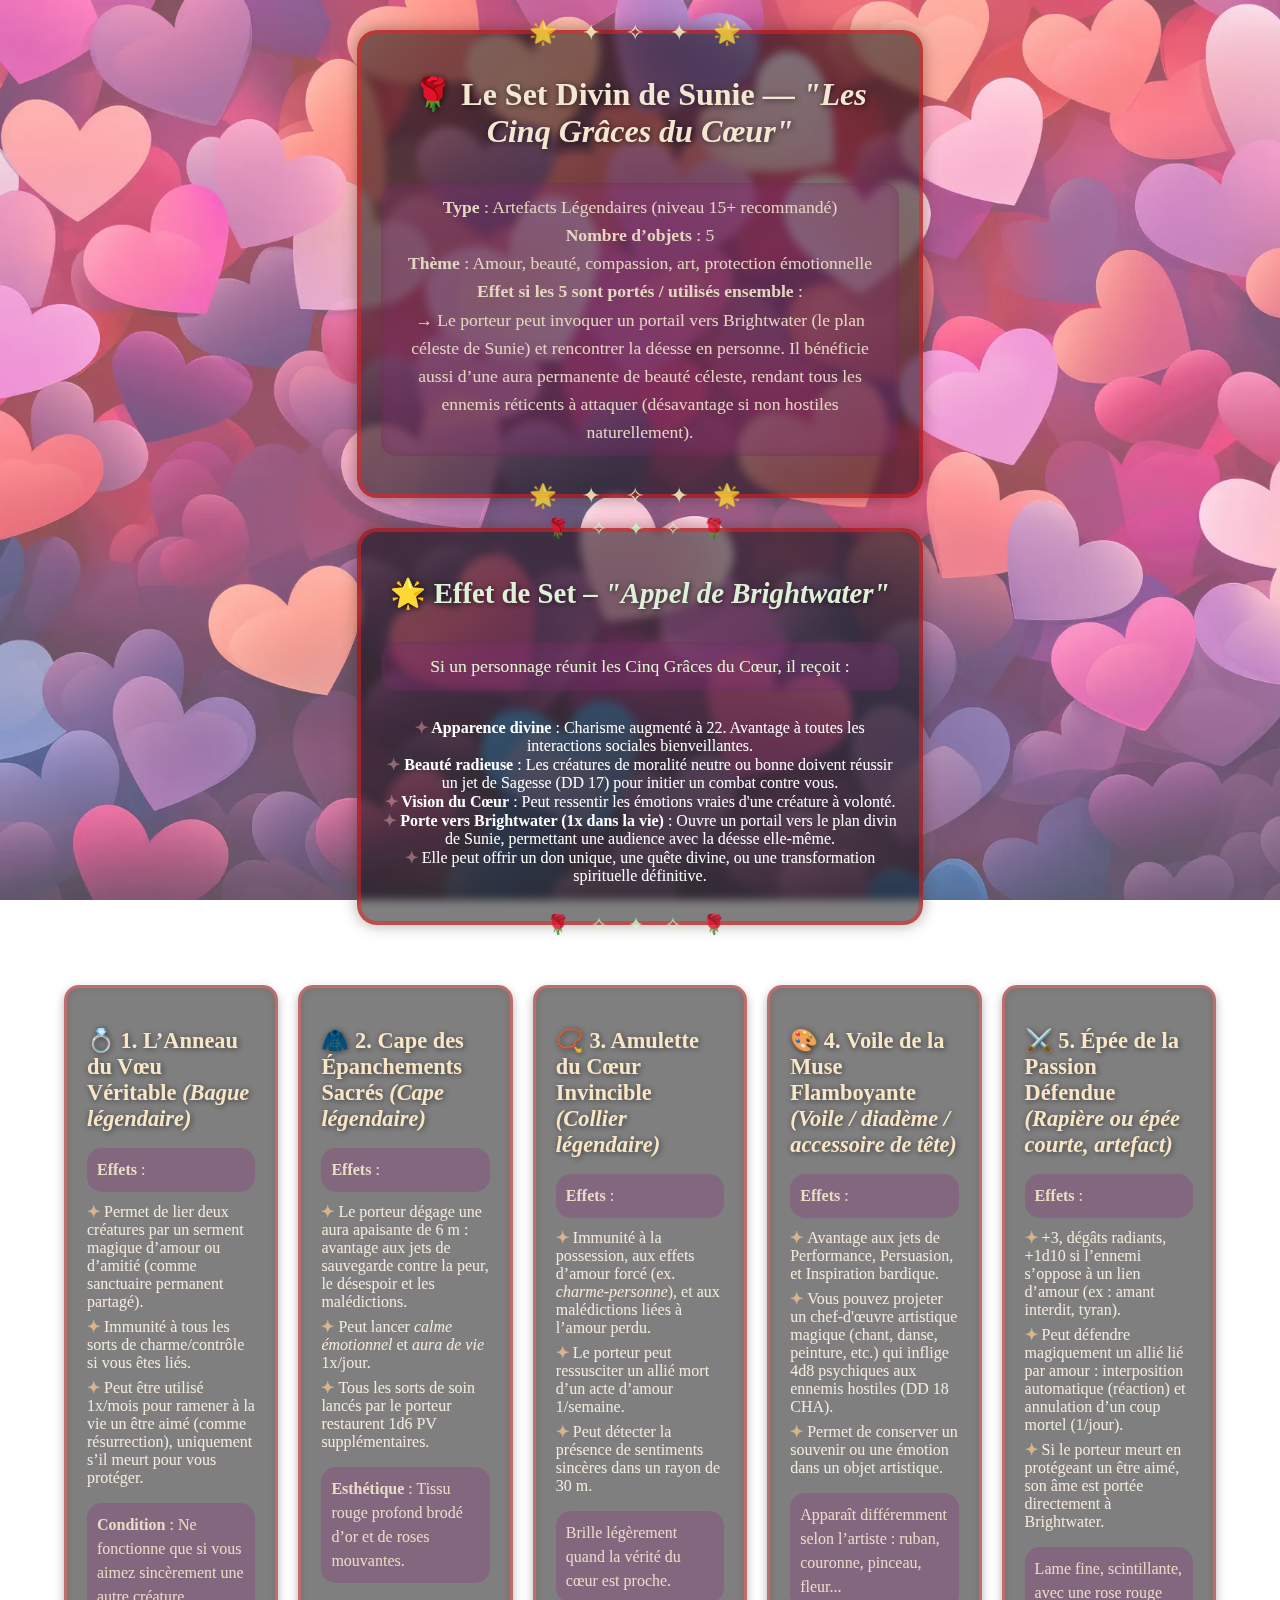
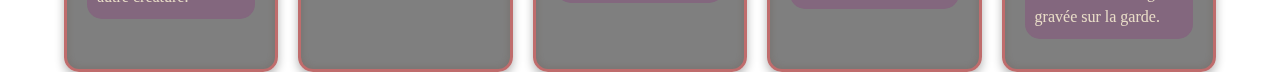
<file: Set Divin de Sunie.html>
<html>
<head>
    <meta charset="UTF-8">
    <link rel="stylesheet" href="./style/style.css">
    <style>
        :root{
            --color-div-border: rgba(246, 29, 29, 0.5);  /* rouge sombre */
            --color-divcontent-border: rgba(255, 89, 89, 0.5); /* saumon sombre */
            --color-div-p: rgba(140, 48, 124, 0.3); /* violet sombre */
            --content-border-divEffetSet: "🌹 ✧ ✦ ✧ 🌹️";
            --content-border-divInfSet: "🌟 ✦ ✧ ✦ 🌟";
        }


        body{
            background-image: url("./img/sunie.png");
        }
    </style>
</head>
<body>
<div class="top-container">
    <div class="infoSet">
        <h1>🌹 Le Set Divin de Sunie — <em>"Les Cinq Grâces du Cœur"</em></h1>
        <p><strong>Type</strong> : Artefacts Légendaires (niveau 15+ recommandé)<br>
            <strong>Nombre d’objets</strong> : 5<br>
            <strong>Thème</strong> : Amour, beauté, compassion, art, protection émotionnelle<br>
            <strong>Effet si les 5 sont portés / utilisés ensemble</strong> :<br>
            → Le porteur peut invoquer un portail vers Brightwater (le plan céleste de Sunie) et rencontrer la déesse en personne. Il bénéficie aussi d’une aura permanente de beauté céleste, rendant tous les ennemis réticents à attaquer (désavantage si non hostiles naturellement).</p>
    </div>

    <div class="effetSet">
        <h2>🌟 Effet de Set – <em>"Appel de Brightwater"</em></h2>
        <p>Si un personnage réunit les Cinq Grâces du Cœur, il reçoit :</p>
        <ul>
            <li><strong>Apparence divine</strong> : Charisme augmenté à 22. Avantage à toutes les interactions sociales bienveillantes.</li>
            <li><strong>Beauté radieuse</strong> : Les créatures de moralité neutre ou bonne doivent réussir un jet de Sagesse (DD 17) pour initier un combat contre vous.</li>
            <li><strong>Vision du Cœur</strong> : Peut ressentir les émotions vraies d'une créature à volonté.</li>
            <li><strong>Porte vers Brightwater (1x dans la vie)</strong> : Ouvre un portail vers le plan divin de Sunie, permettant une audience avec la déesse elle-même.</li>
            <li>Elle peut offrir un don unique, une quête divine, ou une transformation spirituelle définitive.</li>
        </ul>
    </div>
</div>

<div class="objet-container">
    <div class="objet1">
        <h2>💍 1. L’Anneau du Vœu Véritable <em>(Bague légendaire)</em></h2>
        <p><strong>Effets</strong> :</p>
        <ul>
            <li>Permet de lier deux créatures par un serment magique d’amour ou d’amitié (comme sanctuaire permanent partagé).</li>
            <li>Immunité à tous les sorts de charme/contrôle si vous êtes liés.</li>
            <li>Peut être utilisé 1x/mois pour ramener à la vie un être aimé (comme résurrection), uniquement s’il meurt pour vous protéger.</li>
        </ul>
        <p><strong>Condition</strong> : Ne fonctionne que si vous aimez sincèrement une autre créature.</p>
    </div>

    <div class="objet2">
        <h2>🧥 2. Cape des Épanchements Sacrés <em>(Cape légendaire)</em></h2>
        <p><strong>Effets</strong> :</p>
        <ul>
            <li>Le porteur dégage une aura apaisante de 6 m : avantage aux jets de sauvegarde contre la peur, le désespoir et les malédictions.</li>
            <li>Peut lancer <em>calme émotionnel</em> et <em>aura de vie</em> 1x/jour.</li>
            <li>Tous les sorts de soin lancés par le porteur restaurent 1d6 PV supplémentaires.</li>
        </ul>
        <p><strong>Esthétique</strong> : Tissu rouge profond brodé d’or et de roses mouvantes.</p>
    </div>

    <div class="objet3">
        <h2>📿 3. Amulette du Cœur Invincible <em>(Collier légendaire)</em></h2>
        <p><strong>Effets</strong> :</p>
        <ul>
            <li>Immunité à la possession, aux effets d’amour forcé (ex. <em>charme-personne</em>), et aux malédictions liées à l’amour perdu.</li>
            <li>Le porteur peut ressusciter un allié mort d’un acte d’amour 1/semaine.</li>
            <li>Peut détecter la présence de sentiments sincères dans un rayon de 30 m.</li>
        </ul>
        <p>Brille légèrement quand la vérité du cœur est proche.</p>
    </div>

    <div class="objet4">
        <h2>🎨 4. Voile de la Muse Flamboyante <em>(Voile / diadème / accessoire de tête)</em></h2>
        <p><strong>Effets</strong> :</p>
        <ul>
            <li>Avantage aux jets de Performance, Persuasion, et Inspiration bardique.</li>
            <li>Vous pouvez projeter un chef-d'œuvre artistique magique (chant, danse, peinture, etc.) qui inflige 4d8 psychiques aux ennemis hostiles (DD 18 CHA).</li>
            <li>Permet de conserver un souvenir ou une émotion dans un objet artistique.</li>
        </ul>
        <p>Apparaît différemment selon l’artiste : ruban, couronne, pinceau, fleur...</p>
    </div>

    <div class="objet5">
        <h2>⚔️ 5. Épée de la Passion Défendue <em>(Rapière ou épée courte, artefact)</em></h2>
        <p><strong>Effets</strong> :</p>
        <ul>
            <li>+3, dégâts radiants, +1d10 si l’ennemi s’oppose à un lien d’amour (ex : amant interdit, tyran).</li>
            <li>Peut défendre magiquement un allié lié par amour : interposition automatique (réaction) et annulation d’un coup mortel (1/jour).</li>
            <li>Si le porteur meurt en protégeant un être aimé, son âme est portée directement à Brightwater.</li>
        </ul>
        <p>Lame fine, scintillante, avec une rose rouge gravée sur la garde.</p>
    </div>
</div>

</body>
</html>
</file>
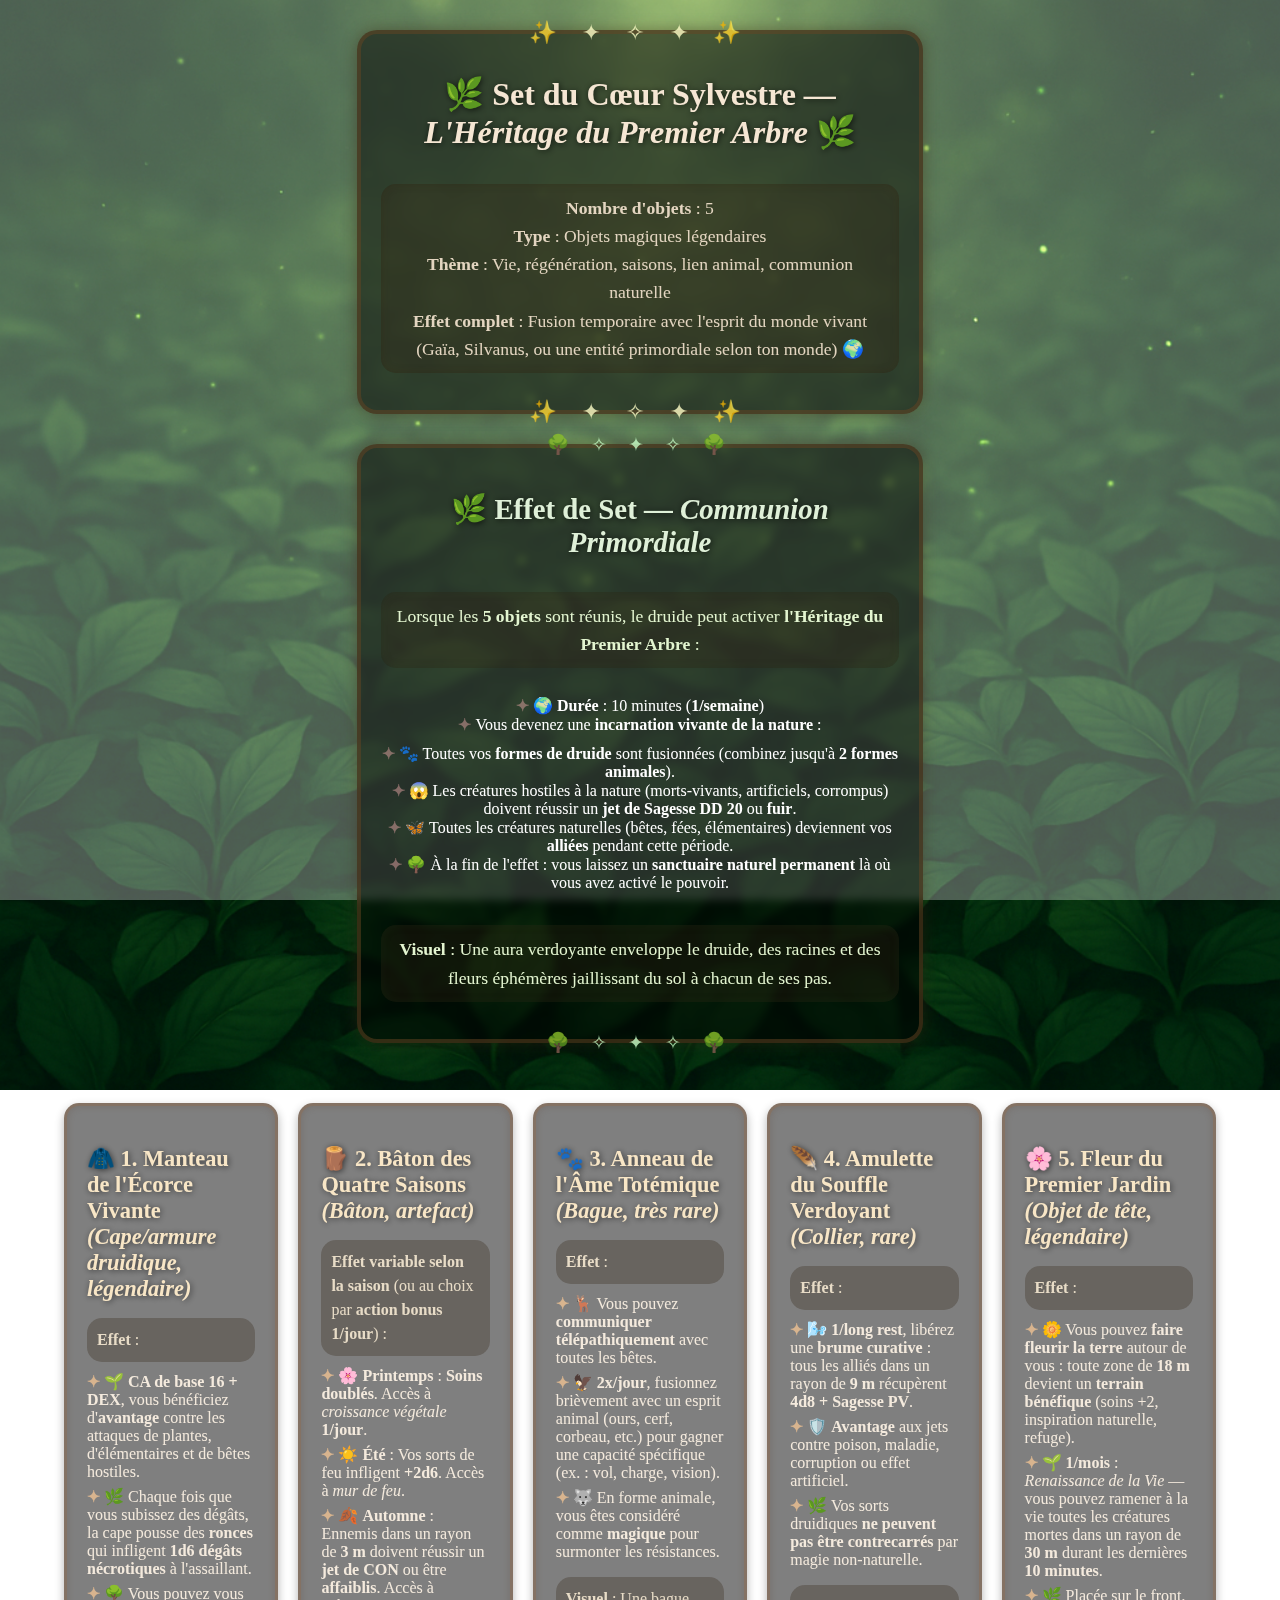
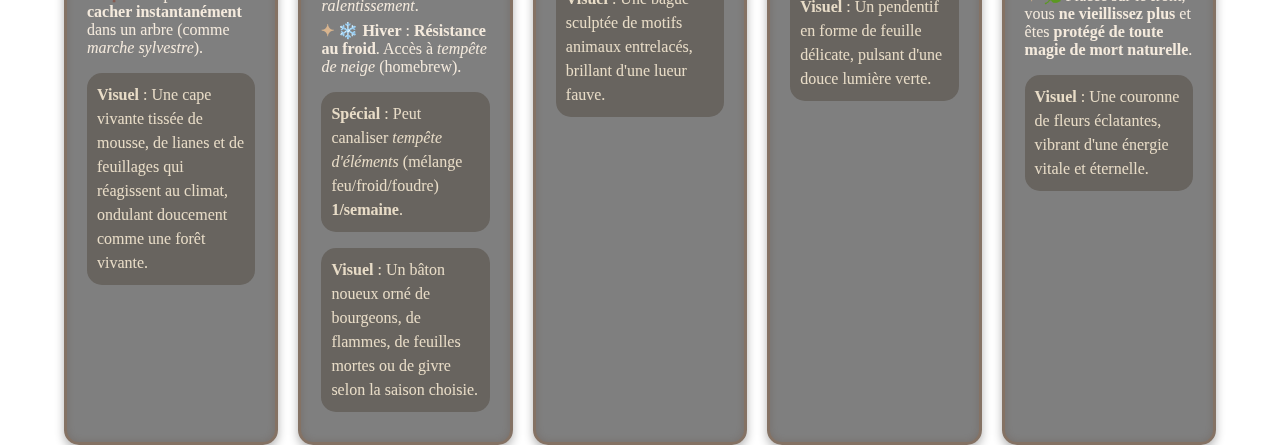
<file: Set légendaire pour druide.html>
<html>
<head>
   <meta charset="UTF-8">
   <link rel="stylesheet" href="./style/style.css">
   <style>
      :root{
         --color-div-border: rgba(101, 67, 33, 0.5);  /* marron chêne semi-transparent */
         --color-divcontent-border: rgba(139, 94, 60, 0.4); /* marron clair, pâle */
         --color-div-p: rgba(50, 35, 20, 0.3); /* marron,  très pâle */
         --content-border-divEffetSet: "🌳 ✧ ✦ ✧ 🌳";
         --content-border-divInfSet: "✨ ✦ ✧ ✦ ✨";
      }

      body{
         background-image: url("./img/fonddruide.png");

      }


   </style>
</head>
<body>
<div class="top-container">
   <div class="infoSet">
      <h1 id="-set-du-c-ur-sylvestre-l-h-ritage-du-premier-arbre-">🌿 Set du Cœur Sylvestre — <em>L'Héritage du Premier Arbre</em> 🌿</h1>
      <p><strong>Nombre d'objets</strong> : 5<br><strong>Type</strong> : Objets magiques légendaires<br><strong>Thème</strong> : Vie, régénération, saisons, lien animal, communion naturelle<br><strong>Effet complet</strong> : Fusion temporaire avec l'esprit du monde vivant (Gaïa, Silvanus, ou une entité primordiale selon ton monde) 🌍</p>
   </div>


   <div class="effetSet">

      <h2 id="-effet-de-set-communion-primordiale-">🌿 Effet de Set — <em>Communion Primordiale</em></h2>
      <p>Lorsque les <strong>5 objets</strong> sont réunis, le druide peut activer <strong>l'Héritage du Premier Arbre</strong> :  </p>
      <ul>
         <li>🌍 <strong>Durée</strong> : 10 minutes (<strong>1/semaine</strong>)  </li>
         <li>
            Vous devenez une <strong>incarnation vivante de la nature</strong> :
            <ul>
               <li>🐾 Toutes vos <strong>formes de druide</strong> sont fusionnées (combinez jusqu'à <strong>2 formes animales</strong>).  </li>
               <li>😱 Les créatures hostiles à la nature (morts-vivants, artificiels, corrompus) doivent réussir un <strong>jet de Sagesse DD 20</strong> ou <strong>fuir</strong>.  </li>
               <li>🦋 Toutes les créatures naturelles (bêtes, fées, élémentaires) deviennent vos <strong>alliées</strong> pendant cette période.  </li>
               <li>🌳 À la fin de l'effet : vous laissez un <strong>sanctuaire naturel permanent</strong> là où vous avez activé le pouvoir.  </li>
            </ul>
         </li>
      </ul>
      <p><strong>Visuel</strong> : Une aura verdoyante enveloppe le druide, des racines et des fleurs éphémères jaillissant du sol à chacun de ses pas.</p>

   </div>
</div>



<div class="objet-container">
   <div class="objet1">
      <h2 id="-1-manteau-de-l-corce-vivante-cape-armure-druidique-l-gendaire-">🧥 1. Manteau de l'Écorce Vivante <em>(Cape/armure druidique, légendaire)</em></h2>
      <p><strong>Effet</strong> :  </p>
      <ul>
         <li>🌱 <strong>CA de base 16 + DEX</strong>, vous bénéficiez d'<strong>avantage</strong> contre les attaques de plantes, d'élémentaires et de bêtes hostiles.  </li>
         <li>🌿 Chaque fois que vous subissez des dégâts, la cape pousse des <strong>ronces</strong> qui infligent <strong>1d6 dégâts nécrotiques</strong> à l'assaillant.  </li>
         <li>🌳 Vous pouvez vous <strong>cacher instantanément</strong> dans un arbre (comme <em>marche sylvestre</em>).  </li>
      </ul>
      <p><strong>Visuel</strong> : Une cape vivante tissée de mousse, de lianes et de feuillages qui réagissent au climat, ondulant doucement comme une forêt vivante.</p>
   </div>




   <div class="objet2">

      <h2 id="-2-b-ton-des-quatre-saisons-b-ton-artefact-">🪵 2. Bâton des Quatre Saisons <em>(Bâton, artefact)</em></h2>
      <p><strong>Effet variable selon la saison</strong> (ou au choix par <strong>action bonus 1/jour</strong>) :  </p>
      <ul>
         <li>🌸 <strong>Printemps</strong> : <strong>Soins doublés</strong>. Accès à <em>croissance végétale</em> <strong>1/jour</strong>.  </li>
         <li>☀️ <strong>Été</strong> : Vos sorts de feu infligent <strong>+2d6</strong>. Accès à <em>mur de feu</em>.  </li>
         <li>🍂 <strong>Automne</strong> : Ennemis dans un rayon de <strong>3 m</strong> doivent réussir un <strong>jet de CON</strong> ou être <strong>affaiblis</strong>. Accès à <em>ralentissement</em>.  </li>
         <li>❄️ <strong>Hiver</strong> : <strong>Résistance au froid</strong>. Accès à <em>tempête de neige</em> (homebrew).  </li>
      </ul>
      <p><strong>Spécial</strong> : Peut canaliser <em>tempête d'éléments</em> (mélange feu/froid/foudre) <strong>1/semaine</strong>.  </p>
      <p><strong>Visuel</strong> : Un bâton noueux orné de bourgeons, de flammes, de feuilles mortes ou de givre selon la saison choisie.</p>

   </div>



   <div class="objet3">

      <h2 id="-3-anneau-de-l-me-tot-mique-bague-tr-s-rare-">🐾 3. Anneau de l'Âme Totémique <em>(Bague, très rare)</em></h2>
      <p><strong>Effet</strong> :  </p>
      <ul>
         <li>🦌 Vous pouvez <strong>communiquer télépathiquement</strong> avec toutes les bêtes.  </li>
         <li>🦅 <strong>2x/jour</strong>, fusionnez brièvement avec un esprit animal (ours, cerf, corbeau, etc.) pour gagner une capacité spécifique (ex. : vol, charge, vision).  </li>
         <li>🐺 En forme animale, vous êtes considéré comme <strong>magique</strong> pour surmonter les résistances.  </li>
      </ul>
      <p><strong>Visuel</strong> : Une bague sculptée de motifs animaux entrelacés, brillant d'une lueur fauve.</p>

   </div>



   <div class="objet4">

      <h2 id="-4-amulette-du-souffle-verdoyant-collier-rare-">🪶 4. Amulette du Souffle Verdoyant <em>(Collier, rare)</em></h2>
      <p><strong>Effet</strong> :  </p>
      <ul>
         <li>🌬️ <strong>1/long rest</strong>, libérez une <strong>brume curative</strong> : tous les alliés dans un rayon de <strong>9 m</strong> récupèrent <strong>4d8 + Sagesse PV</strong>.  </li>
         <li>🛡️ <strong>Avantage</strong> aux jets contre poison, maladie, corruption ou effet artificiel.  </li>
         <li>🌿 Vos sorts druidiques <strong>ne peuvent pas être contrecarrés</strong> par magie non-naturelle.  </li>
      </ul>
      <p><strong>Visuel</strong> : Un pendentif en forme de feuille délicate, pulsant d'une douce lumière verte.</p>

   </div>



   <div class="objet5">

      <h2 id="-5-fleur-du-premier-jardin-objet-de-t-te-l-gendaire-">🌸 5. Fleur du Premier Jardin <em>(Objet de tête, légendaire)</em></h2>
      <p><strong>Effet</strong> :  </p>
      <ul>
         <li>🌼 Vous pouvez <strong>faire fleurir la terre</strong> autour de vous : toute zone de <strong>18 m</strong> devient un <strong>terrain bénéfique</strong> (soins +2, inspiration naturelle, refuge).  </li>
         <li>🌱 <strong>1/mois</strong> : <em>Renaissance de la Vie</em> — vous pouvez ramener à la vie toutes les créatures mortes dans un rayon de <strong>30 m</strong> durant les dernières <strong>10 minutes</strong>.  </li>
         <li>🌿 Placée sur le front, vous <strong>ne vieillissez plus</strong> et êtes <strong>protégé de toute magie de mort naturelle</strong>.  </li>
      </ul>
      <p><strong>Visuel</strong> : Une couronne de fleurs éclatantes, vibrant d'une énergie vitale et éternelle.</p>

   </div>
</div>


</body>
</html>
</file>
<file: style/style.css>
html, body {
    scrollbar-width: none;
    height: 100%; /* Assure que le body prend toute la hauteur */
    min-height: 100%;
    margin: 0;
    padding: 0;
}

body {

    background-size: cover; /* adapte l'image à l'écran */
    background-repeat: no-repeat; /* empêche de répéter l'image */
    background-position: center; /* centre l'image */
    position: relative; /* nécessaire pour ::before */
    display: flex;
    flex-direction: column;
    align-items: center;
    color: white;
    margin: 0 auto;
}

/* Voile blanc semi-transparent sur toute la page */
body::before {
    content: "";
    position: fixed; /* FIXÉ à l'écran, pas seulement au body */
    top: 0; left: 0; right: 0; bottom: 0;
    background: rgba(255,255,255,0.3);
    z-index: 0;
    pointer-events: none; /* ne bloque pas les clics */
}

/* Contenu au-dessus du voile */
body > * {
    position: relative;
    z-index: 1;
}




/**
 * TOP-CONTAINER
 *
 * - Conteneur principal en haut de la page regroupant :
 *    → La section `infoSet` (présentation du set)
 *    → La section `effetSet` (effets combinés du set)
 *
 * - Utilise Flexbox :
 *    → `justify-content: center` : centre horizontalement
 *    → `align-items: stretch` : force les deux blocs à avoir la même hauteur
 *    → `gap: 30px` : espace constant entre les deux
 *    → `flex-wrap: wrap` : passe en colonne sur mobile
 *
 * Objectif : afficher les deux blocs côte à côte en desktop,
 * tout en restant responsive sur petits écrans.
 */



.top-container {
    display: flex;
    justify-content: center;
    align-items: stretch;      /* aligne et force la même hauteur */
    gap: 30px;
    flex-wrap: wrap;
    width: 90%;
    margin: 30px auto;
}

.infoSet,
.effetSet {
    width: 45%;
    min-width: 300px;
    /* pas de height fixe */
}


/**
 * INFOSET
 *
 * - Bloc d’informations principales sur le set :
 *    → Largeur responsive (45% desktop, min 300px)
 *    → Bordure marron bois + fond translucide
 *    → Ombre douce pour un effet de profondeur
 *
 * - Décorations :
 *    → `::before` et `::after` affichent des étoiles décoratives
 *
 * - Contenu :
 *    → Titre `h1` avec police décorative Cinzel et effet ombré
 *    → Texte `p` avec fond légèrement sombre et arrondi
 *
 * Objectif : donner un aspect parchemin décoratif et lisible.
 */


.infoSet {
    /* Placement */
    text-align: center;
    padding: 20px;
    width: 45%;
    min-width: 300px; /* pour éviter d'être trop petites en responsive */

    /* Bordure façon bois */
    border: 4px solid var(--color-div-border);
    border-radius: 20px;

    /* Fond légèrement transparent pour lisibilité */
    background: rgba(0, 0, 0, 0.5);
    backdrop-filter: blur(4px);

    /* Ombre douce pour relief */
    box-shadow: 0 0 15px rgba(50, 30, 10, 0.4);

    /* Ajout d'un contour décoratif d'étoiles avec un pseudo-élément */
    position: relative;

    /* Flexbox pour centrer le contenu verticalement */
    display: flex;
    flex-direction: column;
    justify-content: center;
}

/* Décoration étoiles haut/bas  */
.infoSet::before {
    content: var(--content-border-divInfSet);
    position: absolute;
    top: -15px;
    left: 50%;
    transform: translateX(-50%);
    font-size: 1.4rem;
    color: rgba(255, 255, 200, 0.8);
    letter-spacing: 10px;
    pointer-events: none;
}

.infoSet::after {
    content: var(--content-border-divInfSet);
    position: absolute;
    bottom: -15px;
    left: 50%;
    transform: translateX(-50%);
    font-size: 1.4rem;
    color: rgba(255, 255, 200, 0.8);
    letter-spacing: 10px;
    pointer-events: none;
}

/* Titre principal */
.infoSet h1 {
    font-family: "Cinzel Decorative", serif;
    font-size: 2rem;
    color: #f5e6d3; /* couleur parchemin clair */
    text-shadow: 1px 1px 6px rgba(0, 0, 0, 0.7);
    margin-bottom: 15px;
}

/* Texte descriptif */
.infoSet p {
    font-family: "Merriweather", serif;
    font-size: 1.1rem;
    line-height: 1.6;
    color: #e3d5c0;
    padding: 10px 15px;
    background: var(--color-div-p);
    border-radius: 15px;
    box-shadow: inset 0 0 10px rgba(50, 30, 10, 0.2);
}


/**
 * EFFETSET
 *
 * - Bloc qui détaille les effets du set complet :
 *    → Largeur responsive (45% desktop, min 300px)
 *    → Bordure bois clair + fond translucide
 *    → Ombre douce pour cohérence visuelle
 *
 * - Décorations :
 *    → `::before` et `::after` affichent des motifs d’arbres et d’étoiles
 *
 * - Contenu :
 *    → Titre `h2` en Cinzel Decorative avec ombre
 *    → Texte `p` lisible sur fond sombre légèrement verdâtre
 *    → Liste `ul` personnalisée avec icône 🌿 avant chaque élément
 *
 * Objectif : présenter les effets magiques du set avec une ambiance
 * végétale et élégante.
 */


.effetSet {
    text-align: center;
    padding: 20px;
    width: 45%;
    min-width: 300px; /* pour éviter d'être trop petites en responsive */

    /* Bordure bois clair */
    border: 4px solid var(--color-div-border);
    border-radius: 20px;

    /* Fond translucide */
    background: rgba(0, 0, 0, 0.5);
    backdrop-filter: blur(4px);

    /* Ombre douce */
    box-shadow: 0 0 15px rgba(60, 40, 20, 0.4);

    /* Position relative pour les décorations */
    position: relative;

    /* Flexbox pour organiser le contenu */
    display: flex;
    flex-direction: column;
    justify-content: flex-start;
}

/* Décoration étoiles haut/bas comme infoSet */
.effetSet::before {
    content: var(--content-border-divEffetSet);
    position: absolute;
    top: -15px;
    left: 50%;
    transform: translateX(-50%);
    font-size: 1.2rem;
    color: rgba(200, 255, 200, 0.8);
    letter-spacing: 8px;
}

.effetSet::after {
    content: var(--content-border-divEffetSet);
    position: absolute;
    bottom: -15px;
    left: 50%;
    transform: translateX(-50%);
    font-size: 1.2rem;
    color: rgba(200, 255, 200, 0.8);
    letter-spacing: 8px;
}

/* Titres & paragraphes similaires */
.effetSet h2 {
    font-family: "Cinzel Decorative", serif;
    font-size: 1.8rem;
    color: #dff0d8; /* vert doux */
    text-shadow: 1px 1px 6px rgba(0, 0, 0, 0.7);
    margin-bottom: 15px;
}

.effetSet p {
    font-family: "Merriweather", serif;
    font-size: 1.1rem;
    line-height: 1.6;
    color: #e3f5d0;
    padding: 10px 15px;
    background: var(--color-div-p);
    border-radius: 15px;
    box-shadow: inset 0 0 10px rgba(30, 50, 30, 0.2);
}

.effetSet ul {
    list-style: none;
    padding-left: 0;
    margin-top: 10px;
}

.effetSet ul li::before {
    content: "✦ ";
    color: rgba(228, 163, 163, 0.5);
    font-weight: bold;
}









/**
 *  STYLE DES CARTES "OBJET"
 *
 * - Conteneur `.objet-container`
 *   → Affiche les objets en mode grille flexible (max 3 par ligne)
 *   → Centre les éléments et gère l'espacement avec `gap`
 *
 * - Styles communs aux cartes `.objet1` ... `.objet5`
 *   → Fond translucide marron clair avec bordure douce
 *   → Effet de relief (ombre externe + interne)
 *   → Animation légère au survol (hover)
 *
 * - Titres `<h2>`
 *   → Police décorative (Cinzel)
 *   → Couleur parchemin clair + effet d'ombre
 *
 * - Paragraphes `<p>`
 *   → Police élégante (Merriweather)
 *   → Fond légèrement assombri pour lisibilité
 *
 * - Listes `<ul>`
 *   → Icône personnalisée "✦" avant chaque élément
 *   → Espacement réduit entre les lignes
 *
 * Objectif : donner un style élégant, immersif et lisible pour les cartes d’objets
 */

.objet-container {
    display: flex;
    flex-wrap: wrap;         /* permet plusieurs lignes */
    justify-content: center; /* centre chaque ligne */
    gap: 20px;
    width: 90%;
    margin: 30px auto;
    margin-bottom: 20px;
}

/* Style commun aux objets */
.objet1, .objet2, .objet3, .objet4, .objet5 {
    flex: 1 1 calc(10% - 20px); /* max 3 par ligne */
    max-width: 300px;          /* empêche d'être trop larges */
    background: rgba(0, 0, 0, 0.5); /* léger fond translucide */
    border: 3px solid var(--color-divcontent-border);
    border-radius: 15px;
    padding: 20px;
    color: #f4eadd;

    /* Effet relief */
    box-shadow: 0 4px 10px rgba(0,0,0,0.3), inset 0 0 8px rgba(80,50,30,0.2);
    transition: transform 0.3s ease, box-shadow 0.3s ease;
}

/* Hover un peu magique */
.objet1:hover, .objet2:hover, .objet3:hover, .objet4:hover, .objet5:hover {
    transform: translateY(-5px);
    box-shadow: 0 8px 18px rgba(0,0,0,0.4), inset 0 0 12px rgba(120,80,50,0.3);
}

/* Titres des objets */
.objet1 h2, .objet2 h2, .objet3 h2, .objet4 h2, .objet5 h2 {
    font-family: "Cinzel Decorative", serif;
    font-size: 1.4rem;
    color: #f8e6c6;
    text-shadow: 1px 1px 6px rgba(0, 0, 0, 0.6);
    margin-bottom: 10px;
}

/* Paragraphe descriptif */
.objet1 p, .objet2 p, .objet3 p, .objet4 p, .objet5 p {
    font-family: "Merriweather", serif;
    font-size: 1rem;
    line-height: 1.5;
    color: #e8dcc7;
    background: var(--color-div-p);
    padding: 10px;
    border-radius: 15px;
    margin-bottom: 10px;
}

/* Listes à puces */
.objet1 ul, .objet2 ul, .objet3 ul, .objet4 ul, .objet5 ul {
    list-style: none;
    padding-left: 0;
    margin-top: 10px;
}

/* Style des puces */
.objet1 ul li::before,
.objet2 ul li::before,
.objet3 ul li::before,
.objet4 ul li::before,
.objet5 ul li::before {
    content: "✦ ";
    color: #d8b48e;
    font-weight: bold;
}

.objet1 ul li, .objet2 ul li, .objet3 ul li, .objet4 ul li, .objet5 ul li {
    margin-bottom: 6px;
}
</file>
